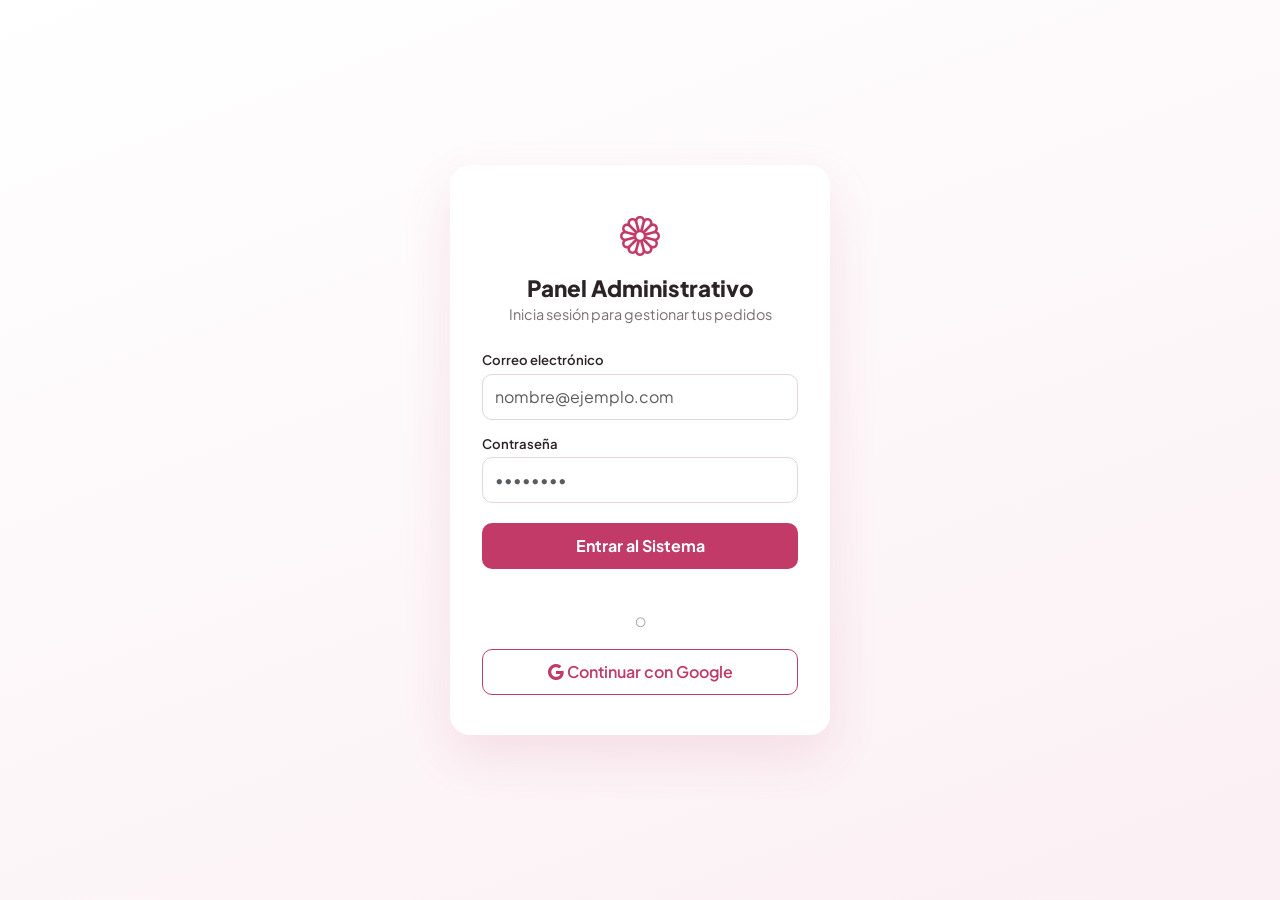
<file: Admin.html>
<!doctype html>
<html lang="es">
<head>
  <meta charset="UTF-8" />
  <meta name="viewport" content="width=device-width, initial-scale=1.0" />
  <title>Panel Administrativo - Florería florería</title>
  <link href="https://cdn.jsdelivr.net/npm/bootstrap@5.3.2/dist/css/bootstrap.min.css" rel="stylesheet" />
  <link rel="stylesheet" href="https://cdn.jsdelivr.net/npm/bootstrap-icons@1.11.1/font/bootstrap-icons.css" />
  <link href="https://fonts.googleapis.com/css2?family=Plus+Jakarta+Sans:wght@400;500;600;700;800&display=swap" rel="stylesheet" />
  <style>
    :root {
      --primary-color: #c23b68;
      --primary-hover: #a12b52;
      --secondary-color: #2b2326;
      --accent-bg: #fbf0f4;
      --soft-bg: #faf7f8;
      --danger: #dc3545;
    }
    * { box-sizing: border-box; }
    body {
      font-family: 'Plus Jakarta Sans', sans-serif;
      background-color: var(--soft-bg);
      margin: 0;
      color: var(--secondary-color);
    }
    .hidden { display: none !important; }

    /* ---------- LOGIN ---------- */
    #loginScreen {
      min-height: 100vh;
      display: flex;
      align-items: center;
      justify-content: center;
      padding: 20px;
      background: linear-gradient(160deg, #fff 0%, var(--accent-bg) 100%);
    }
    .login-card {
      background: #fff;
      border-radius: 20px;
      padding: 40px 32px;
      max-width: 380px;
      width: 100%;
      text-align: center;
      box-shadow: 0 20px 50px rgba(194,59,104,0.12);
    }
    .login-card i.bi-flower1 { font-size: 2.5rem; color: var(--primary-color); }
    .login-card h1 { font-size: 1.4rem; font-weight: 800; margin: 10px 0 2px; }
    .login-card .subtitle { color: #786f73; font-size: 0.9rem; margin-bottom: 24px; }
    .form-group { text-align: left; margin-bottom: 14px; }
    .form-group label { font-size: 0.82rem; font-weight: 600; margin-bottom: 4px; display: block; }
    .form-control, .form-select {
      border-radius: 10px;
      border: 1px solid #e5d5dc;
      padding: 10px 12px;
    }
    .form-control:focus, .form-select:focus {
      border-color: var(--primary-color);
      box-shadow: 0 0 0 3px rgba(194,59,104,0.12);
    }
    .btn-primary {
      background-color: var(--primary-color);
      border: none;
      width: 100%;
      padding: 11px;
      border-radius: 10px;
      font-weight: 700;
      margin-top: 6px;
    }
    .btn-primary:hover { background-color: var(--primary-hover); }
    .btn-outline {
      border: 1px solid var(--primary-color);
      color: var(--primary-color);
      background: transparent;
      border-radius: 10px;
      padding: 10px;
      font-weight: 600;
    }
    .btn-outline:hover { background: var(--accent-bg); }
    .login-divider { margin: 16px 0; color: #b5a5ac; font-size: 0.8rem; }
    .login-error { color: var(--danger); font-size: 0.85rem; margin-top: 10px; min-height: 18px; }

    /* ---------- APP SHELL ---------- */
    .mobile-topbar {
      display: none;
      align-items: center;
      justify-content: space-between;
      background: #fff;
      padding: 14px 18px;
      border-bottom: 1px solid #eee;
      position: sticky;
      top: 0;
      z-index: 20;
    }
    .brand { display: flex; align-items: center; gap: 8px; font-weight: 800; color: var(--primary-color); }
    .brand i { font-size: 1.3rem; }
    .menu-toggle { background: none; border: none; font-size: 1.4rem; color: var(--secondary-color); }

    .sidebar-overlay {
      display: none;
      position: fixed; inset: 0;
      background: rgba(0,0,0,0.4);
      z-index: 29;
    }
    .sidebar-overlay.show { display: block; }

    .sidebar {
      position: fixed;
      top: 0; left: 0; bottom: 0;
      width: 240px;
      background: #fff;
      border-right: 1px solid #eee;
      padding: 24px 16px;
      display: flex;
      flex-direction: column;
      z-index: 30;
    }
    .sidebar nav { display: flex; flex-direction: column; gap: 4px; margin-top: 30px; flex-grow: 1; }
    .nav-btn {
      display: flex; align-items: center; gap: 10px;
      background: none; border: none;
      text-align: left; padding: 11px 14px;
      border-radius: 10px; font-weight: 600;
      color: #786f73; font-size: 0.92rem;
    }
    .nav-btn i { font-size: 1.05rem; }
    .nav-btn:hover { background: var(--accent-bg); color: var(--primary-color); }
    .nav-btn.active { background: var(--primary-color); color: #fff; }
    .sidebar-footer { border-top: 1px solid #eee; padding-top: 16px; }
    .sidebar-user { font-size: 0.78rem; color: #b5a5ac; margin-bottom: 8px; }
    .sidebar-user strong { display: block; color: var(--secondary-color); font-size: 0.9rem; }
    .btn-sm.btn-outline { padding: 7px; font-size: 0.82rem; }

    .main-content { margin-left: 240px; padding: 32px; min-height: 100vh; }
    .page-title { font-weight: 800; font-size: 1.5rem; margin-bottom: 2px; }
    .page-subtitle { color: #786f73; font-size: 0.9rem; margin-bottom: 24px; }

    .panel { display: none; }
    .panel.active { display: block; }

    /* ---------- CARDS / STATS ---------- */
    .stats-row { display: grid; grid-template-columns: repeat(4, 1fr); gap: 16px; margin-bottom: 24px; }
    .stat-card {
      background: #fff; border-radius: 16px; padding: 20px;
      border: 1px solid #f0e2e7;
    }
    .stat-card .stat-icon {
      width: 40px; height: 40px; border-radius: 10px;
      background: var(--accent-bg); color: var(--primary-color);
      display: flex; align-items: center; justify-content: center;
      margin-bottom: 10px; font-size: 1.1rem;
    }
    .stat-card .stat-value { font-size: 1.5rem; font-weight: 800; }
    .stat-card .stat-label { font-size: 0.8rem; color: #786f73; }

    .card-box { background: #fff; border-radius: 16px; padding: 20px; border: 1px solid #f0e2e7; margin-bottom: 20px; }
    .card-box h3 { font-size: 1rem; font-weight: 700; margin-bottom: 14px; }

    .breakdown-row { display: flex; justify-content: space-between; align-items: center; padding: 8px 0; border-bottom: 1px solid #f5eef1; font-size: 0.88rem; }
    .breakdown-row:last-child { border-bottom: none; }
    .badge-pill { background: var(--accent-bg); color: var(--primary-color); padding: 2px 10px; border-radius: 20px; font-weight: 700; font-size: 0.78rem; }

    /* ---------- TABLE ---------- */
    .table-wrap { background: #fff; border-radius: 16px; border: 1px solid #f0e2e7; overflow: hidden; }
    table.data-table { width: 100%; border-collapse: collapse; font-size: 0.86rem; }
    table.data-table th {
      background: var(--soft-bg); text-align: left; padding: 12px 14px;
      font-weight: 700; color: #786f73; font-size: 0.75rem; text-transform: uppercase; letter-spacing: 0.03em;
    }
    table.data-table td { padding: 12px 14px; border-top: 1px solid #f5eef1; vertical-align: middle; }
    table.data-table tr:hover td { background: #fffafb; }

    .status-badge { padding: 4px 10px; border-radius: 20px; font-size: 0.75rem; font-weight: 700; white-space: nowrap; }
    .status-Pendiente { background: #fff3cd; color: #997404; }
    .status-Confirmado { background: #cfe2ff; color: #084298; }
    .status-En.preparación, .status-En-preparación { background: #e0cffc; color: #59359a; }
    .status-En.camino, .status-En-camino { background: #d1f0ff; color: #0a6ea0; }
    .status-Entregado { background: #d4edda; color: #146c43; }
    .status-Cancelado { background: #f8d7da; color: #b02a37; }

    .filters-bar { display: flex; flex-wrap: wrap; gap: 10px; margin-bottom: 16px; }
    .filters-bar .form-control, .filters-bar .form-select { max-width: 220px; font-size: 0.85rem; }

    .icon-btn {
      background: none; border: none; color: #786f73; padding: 5px 7px; border-radius: 6px; font-size: 0.95rem;
    }
    .icon-btn:hover { background: var(--accent-bg); color: var(--primary-color); }
    .icon-btn.danger:hover { background: #fde8ea; color: var(--danger); }

    .empty-state { text-align: center; padding: 50px 20px; color: #b5a5ac; }
    .empty-state i { font-size: 2.2rem; margin-bottom: 10px; display: block; }

    /* ---------- FORM AGENDAR ---------- */
    .form-section-title { font-weight: 700; font-size: 0.9rem; margin: 18px 0 10px; padding-bottom: 6px; border-bottom: 1px solid #f0e2e7; }
    .product-line { display: flex; align-items: center; gap: 8px; margin-bottom: 8px; }
    .product-line select { flex: 2; }
    .product-line input { flex: 1; }
    .btn-add-line { border: 1px dashed var(--primary-color); color: var(--primary-color); background: none; border-radius: 10px; padding: 8px; width: 100%; font-size: 0.85rem; font-weight: 600; }

    /* ---------- MODAL DETALLE ---------- */
    .detail-modal-backdrop {
      display: none; position: fixed; inset: 0; background: rgba(0,0,0,0.45); z-index: 50;
      align-items: center; justify-content: center; padding: 16px;
    }
    .detail-modal-backdrop.show { display: flex; }
    .detail-modal { background: #fff; border-radius: 16px; max-width: 480px; width: 100%; max-height: 90vh; overflow-y: auto; padding: 24px; }
    .detail-modal h4 { font-weight: 800; margin-bottom: 4px; }
    .detail-row { display: flex; justify-content: space-between; padding: 7px 0; border-bottom: 1px solid #f5eef1; font-size: 0.87rem; }
    .detail-row span:first-child { color: #786f73; }
    .detail-row span:last-child { font-weight: 600; text-align: right; }

    /* ---------- TOASTS ---------- */
    #toastContainer { position: fixed; top: 20px; right: 20px; z-index: 60; display: flex; flex-direction: column; gap: 10px; max-width: 320px; }
    .toast-item { background: var(--secondary-color); color: #fff; padding: 12px 16px; border-radius: 12px; font-size: 0.86rem; box-shadow: 0 10px 25px rgba(0,0,0,0.2); animation: slideIn 0.25s ease; }
    .toast-item.error { background: var(--danger); }
    .toast-item.success { background: var(--primary-color); }
    @keyframes slideIn { from { transform: translateY(-16px); opacity: 0; } to { transform: translateY(0); opacity: 1; } }

    @media (max-width: 900px) {
      .stats-row { grid-template-columns: repeat(2, 1fr); }
      .sidebar { transform: translateX(-100%); transition: transform 0.25s ease; }
      .sidebar.open { transform: translateX(0); }
      .main-content { margin-left: 0; padding: 20px 16px; }
      .mobile-topbar { display: flex; }
    }
    @media (max-width: 560px) {
      .stats-row { grid-template-columns: 1fr; }
      .filters-bar .form-control, .filters-bar .form-select { max-width: 100%; flex: 1; }
      table.data-table { font-size: 0.78rem; }
    }
  </style>
</head>
<body>

  <!-- ===================== LOGIN ===================== -->
  <div id="loginScreen">
    <div class="login-card">
      <i class="bi bi-flower1"></i>
      <h1>Panel Administrativo</h1>
      <p class="subtitle">Inicia sesión para gestionar tus pedidos</p>

      <form id="loginForm">
        <div class="form-group">
          <label for="loginEmail">Correo electrónico</label>
          <input type="email" id="loginEmail" class="form-control" placeholder="nombre@ejemplo.com" required autocomplete="username" />
        </div>
        <div class="form-group">
          <label for="loginPassword">Contraseña</label>
          <input type="password" id="loginPassword" class="form-control" placeholder="••••••••" required autocomplete="current-password" />
        </div>
        <button type="submit" id="loginBtn" class="btn btn-primary">
          <span id="loginBtnText">Entrar al Sistema</span>
        </button>
        <div class="login-error" id="loginError"></div>
      </form>

      <div class="login-divider">O</div>
      <button type="button" id="googleRetryBtn" class="btn btn-outline" style="width:100%">
        <i class="bi bi-google"></i> Continuar con Google
      </button>
    </div>
  </div>

  <!-- ===================== APP SHELL ===================== -->
  <div id="appShell" class="hidden">

    <!-- TOPBAR MÓVIL -->
    <header class="mobile-topbar">
      <div class="brand">
        <i class="bi bi-flower1"></i>
        <span>Panel florería</span>
      </div>
      <button class="menu-toggle" id="menuToggle" aria-label="Abrir menú">
        <i class="bi bi-list"></i>
      </button>
    </header>

    <div class="sidebar-overlay" id="sidebarOverlay"></div>

    <!-- SIDEBAR -->
    <aside class="sidebar" id="sidebar">
      <div class="brand">
        <i class="bi bi-flower1"></i>
        <span>Panel florería</span>
      </div>

      <nav>
        <button class="nav-btn active" data-tab="dashboard">
          <i class="bi bi-speedometer2"></i> Dashboard
        </button>
        <button class="nav-btn" data-tab="pedidos">
          <i class="bi bi-bag-check"></i> Pedidos
        </button>
        <button class="nav-btn" data-tab="agendar">
          <i class="bi bi-plus-circle"></i> Agendar Pedido
        </button>
        <button class="nav-btn" data-tab="clientes">
          <i class="bi bi-people"></i> Clientes
        </button>
      </nav>

      <div class="sidebar-footer">
        <div class="sidebar-user">
          Usuario activo
          <strong id="sidebarUserName">—</strong>
        </div>
        <button class="btn btn-outline btn-sm" id="logoutBtn" style="width:100%">
          <i class="bi bi-box-arrow-right"></i> Cerrar sesión
        </button>
      </div>
    </aside>

    <!-- MAIN CONTENT -->
    <main class="main-content">

      <!-- DASHBOARD -->
      <section class="panel active" data-panel="dashboard">
        <h2 class="page-title">Dashboard</h2>
        <p class="page-subtitle">Resumen general de pedidos y ventas</p>

        <div class="stats-row">
          <div class="stat-card">
            <div class="stat-icon"><i class="bi bi-bag-check"></i></div>
            <div class="stat-value" id="statTotal">—</div>
            <div class="stat-label">Pedidos totales</div>
          </div>
          <div class="stat-card">
            <div class="stat-icon"><i class="bi bi-cash-coin"></i></div>
            <div class="stat-value" id="statVentas">—</div>
            <div class="stat-label">Ventas totales</div>
          </div>
          <div class="stat-card">
            <div class="stat-icon"><i class="bi bi-truck"></i></div>
            <div class="stat-value" id="statEntregasHoy">—</div>
            <div class="stat-label">Entregas hoy</div>
          </div>
          <div class="stat-card">
            <div class="stat-icon"><i class="bi bi-calendar-week"></i></div>
            <div class="stat-value" id="statVentasSemana">—</div>
            <div class="stat-label">Ventas esta semana</div>
          </div>
        </div>

        <div class="row g-3">
          <div class="col-md-6">
            <div class="card-box">
              <h3>Por estatus</h3>
              <div id="breakdownEstado"></div>
            </div>
          </div>
          <div class="col-md-6">
            <div class="card-box">
              <h3>Por modalidad de entrega</h3>
              <div id="breakdownTipo"></div>
            </div>
          </div>
        </div>

        <div class="card-box">
          <h3>Respaldo de la base de datos</h3>
          <p class="text-muted small mb-2" id="backupInfo">Cargando información de respaldo…</p>
          <button class="btn btn-outline btn-sm" id="btnForzarRespaldo">
            <i class="bi bi-cloud-download"></i> Generar respaldo ahora
          </button>
        </div>
      </section>

      <!-- PEDIDOS -->
      <section class="panel" data-panel="pedidos">
        <h2 class="page-title">Pedidos</h2>
        <p class="page-subtitle">Consulta, filtra y actualiza el estatus de cada pedido</p>

        <div class="filters-bar">
          <input type="text" class="form-control" id="filtroBusqueda" placeholder="Buscar cliente o teléfono…" />
          <select class="form-select" id="filtroEstado">
            <option value="all">Todos los estatus</option>
          </select>
          <input type="date" class="form-control" id="filtroFechaDesde" title="Entrega desde" />
          <input type="date" class="form-control" id="filtroFechaHasta" title="Entrega hasta" />
          <button class="btn btn-outline btn-sm" id="btnLimpiarFiltros">Limpiar</button>
        </div>

        <div class="table-wrap">
          <div style="overflow-x:auto">
            <table class="data-table">
              <thead>
                <tr>
                  <th>Cliente</th>
                  <th>Entrega</th>
                  <th>Modalidad</th>
                  <th>Total</th>
                  <th>Estatus</th>
                  <th></th>
                </tr>
              </thead>
              <tbody id="pedidosTableBody"></tbody>
            </table>
          </div>
          <div class="empty-state hidden" id="pedidosEmptyState">
            <i class="bi bi-inbox"></i>
            No hay pedidos que coincidan con los filtros.
          </div>
        </div>
      </section>

      <!-- AGENDAR PEDIDO -->
      <section class="panel" data-panel="agendar">
        <h2 class="page-title">Agendar pedido</h2>
        <p class="page-subtitle">Registra un pedido tomado por teléfono o en tienda</p>

        <div class="card-box" style="max-width:640px">
          <form id="agendarForm">
            <div class="form-section-title">Datos del cliente</div>
            <div class="row g-3">
              <div class="col-md-6">
                <label class="form-label small fw-bold">Nombre completo *</label>
                <input type="text" class="form-control" id="agCliente" required />
              </div>
              <div class="col-md-6">
                <label class="form-label small fw-bold">Teléfono *</label>
                <input type="tel" class="form-control" id="agTelefono" placeholder="10 dígitos" required />
              </div>
            </div>

            <div class="form-section-title">Productos</div>
            <div id="agProductLines"></div>
            <button type="button" class="btn-add-line" id="btnAddProductLine">
              <i class="bi bi-plus-lg"></i> Agregar producto
            </button>

            <div class="form-section-title">Modalidad y pago</div>
            <div class="row g-3">
              <div class="col-md-6">
                <label class="form-label small fw-bold">Tipo de entrega *</label>
                <select class="form-select" id="agTipoEntrega" required>
                  <option value="envio">Envío a domicilio</option>
                  <option value="tienda">Recoger en tienda</option>
                </select>
              </div>
              <div class="col-md-6">
                <label class="form-label small fw-bold">Método de pago *</label>
                <select class="form-select" id="agMetodoPago" required>
                  <option value="Transferencia Bancaria">Transferencia Bancaria</option>
                  <option value="Efectivo">Efectivo</option>
                </select>
              </div>
            </div>

            <div id="agEnvioFields">
              <div class="row g-3 mt-1">
                <div class="col-md-6">
                  <label class="form-label small fw-bold">Nombre de quien recibe</label>
                  <input type="text" class="form-control" id="agDestinatario" />
                </div>
                <div class="col-md-6">
                  <label class="form-label small fw-bold">Teléfono de quien recibe</label>
                  <input type="tel" class="form-control" id="agTelefonoDestinatario" />
                </div>
                <div class="col-12">
                  <label class="form-label small fw-bold">Dirección</label>
                  <input type="text" class="form-control" id="agDireccion" />
                </div>
                <div class="col-12">
                  <label class="form-label small fw-bold">Referencias</label>
                  <input type="text" class="form-control" id="agReferencias" />
                </div>
              </div>
            </div>

            <div class="form-section-title">Entrega y dedicatoria</div>
            <div class="row g-3">
              <div class="col-md-6">
                <label class="form-label small fw-bold">Fecha de entrega *</label>
                <input type="date" class="form-control" id="agFecha" required />
              </div>
              <div class="col-md-6">
                <label class="form-label small fw-bold">Hora de entrega *</label>
                <input type="time" class="form-control" id="agHora" required />
              </div>
              <div class="col-12">
                <label class="form-label small fw-bold">Dedicatoria</label>
                <textarea class="form-control" id="agDedicatoria" rows="2"></textarea>
              </div>
            </div>

            <div class="d-flex justify-content-between align-items-center mt-4">
              <div class="fw-bold">Total: <span id="agTotalPreview" class="text-brand">$0 MXN</span></div>
              <button type="submit" class="btn btn-primary" style="width:auto" id="agSubmitBtn">
                <i class="bi bi-check-circle"></i> Registrar pedido
              </button>
            </div>
          </form>
        </div>
      </section>

      <!-- CLIENTES -->
      <section class="panel" data-panel="clientes">
        <h2 class="page-title">Directorio de Clientes</h2>
        <p class="page-subtitle">Clientes derivados del historial de pedidos</p>

        <div class="table-wrap">
          <div style="overflow-x:auto">
            <table class="data-table">
              <thead>
                <tr>
                  <th>Nombre</th>
                  <th>Teléfono</th>
                  <th>Pedidos</th>
                  <th>Total gastado</th>
                  <th>Puntos</th>
                  <th>Último pedido</th>
                </tr>
              </thead>
              <tbody id="clientesTableBody"></tbody>
            </table>
          </div>
          <div class="empty-state hidden" id="clientesEmptyState">
            <i class="bi bi-people"></i>
            Aún no hay clientes registrados.
          </div>
        </div>
      </section>

    </main>
  </div>

  <!-- MODAL DETALLE DE PEDIDO -->
  <div class="detail-modal-backdrop" id="detailModalBackdrop">
    <div class="detail-modal">
      <h4 id="detailCliente">—</h4>
      <p class="text-muted small mb-3" id="detailUuid"></p>

      <div id="detailBody"></div>

      <div class="form-group mt-3">
        <label class="small fw-bold">Cambiar estatus</label>
        <select class="form-select" id="detailEstadoSelect"></select>
      </div>

      <div class="d-flex gap-2 mt-3">
        <button class="btn btn-primary" id="btnGuardarEstado" style="flex:1">Guardar estatus</button>
        <button class="btn btn-outline" id="btnExportarPDF"><i class="bi bi-file-earmark-pdf"></i></button>
        <button class="btn btn-outline" id="btnCerrarDetalle" style="color:#786f73;border-color:#e5d5dc"><i class="bi bi-x-lg"></i></button>
      </div>
    </div>
  </div>

  <div id="toastContainer"></div>

  <script>
    /* ==========================================================================
       ESTADO GLOBAL
       ========================================================================== */
    let sessionToken = null;
    let currentUser = null;
    const ESTADOS = ['Pendiente', 'Confirmado', 'En preparación', 'En camino', 'Entregado', 'Cancelado'];
    let pedidosCache = [];
    let selectedUuid = null;

    // Catálogo simplificado para el formulario de agendar (reflejo de catalog.js del sitio público)
    // Si agregas/quitas productos en catalog.js, actualiza también esta lista.
    const PRODUCTOS_RAPIDOS = [
      { id: 'manual', name: 'Producto personalizado / a cotizar', price: 0 }
    ];

    /* ==========================================================================
       UTILIDADES
       ========================================================================== */
    function showToast(message, type) {
      const container = document.getElementById('toastContainer');
      const el = document.createElement('div');
      el.className = 'toast-item ' + (type || '');
      el.innerText = message;
      container.appendChild(el);
      setTimeout(() => el.remove(), 4500);
    }

    function money(n) {
      return '$' + (Number(n) || 0).toLocaleString('es-MX') + ' MXN';
    }

    // Normaliza un teléfono mexicano a formato E.164 (52XXXXXXXXXX) y arma el link de WhatsApp
    function whatsappLink(telefono) {
      let digits = String(telefono || '').replace(/\D/g, '');
      if (digits.length === 10) digits = '52' + digits;          // 10 dígitos -> agrega lada país
      else if (digits.length === 12 && digits.startsWith('521')) digits = '52' + digits.slice(3); // corrige formato viejo 521
      return 'https://wa.me/' + digits;
    }

    function gasCall(fnName, ...args) {
      return new Promise((resolve, reject) => {
        google.script.run
          .withSuccessHandler(resolve)
          .withFailureHandler((err) => reject(err))
          [fnName](...args);
      });
    }

    /* ==========================================================================
       LOGIN
       ========================================================================== */
    document.getElementById('loginForm').addEventListener('submit', async (e) => {
      e.preventDefault();
      const email = document.getElementById('loginEmail').value.trim();
      const password = document.getElementById('loginPassword').value;
      const btn = document.getElementById('loginBtn');
      const btnText = document.getElementById('loginBtnText');
      const errorEl = document.getElementById('loginError');

      errorEl.innerText = '';
      btn.disabled = true;
      btnText.innerText = 'Entrando…';

      try {
        const res = await gasCall('loginWithPassword', email, password);
        sessionToken = res.token;
        currentUser = res;
        onLoginSuccess();
      } catch (err) {
        errorEl.innerText = (err && err.message) || 'Correo o contraseña incorrectos';
      } finally {
        btn.disabled = false;
        btnText.innerText = 'Entrar al Sistema';
      }
    });

    document.getElementById('googleRetryBtn').addEventListener('click', checkGoogleAutoLogin);

    async function checkGoogleAutoLogin() {
      try {
        const res = await gasCall('checkGoogleSession');
        if (res.authenticated) {
          sessionToken = res.token;
          currentUser = res;
          onLoginSuccess();
        }
      } catch (err) { /* silencioso: se queda en pantalla de login */ }
    }

    function onLoginSuccess() {
      document.getElementById('loginScreen').classList.add('hidden');
      document.getElementById('appShell').classList.remove('hidden');
      document.getElementById('sidebarUserName').innerText = currentUser.nombre || currentUser.email;
      initApp();
    }

    document.getElementById('logoutBtn').addEventListener('click', async () => {
      await gasCall('logout', sessionToken);
      sessionToken = null;
      currentUser = null;
      document.getElementById('appShell').classList.add('hidden');
      document.getElementById('loginScreen').classList.remove('hidden');
    });

    /* ==========================================================================
       NAVEGACIÓN
       ========================================================================== */
    function initApp() {
      document.querySelectorAll('.nav-btn').forEach((btn) => {
        btn.addEventListener('click', () => switchTab(btn.getAttribute('data-tab')));
      });

      document.getElementById('menuToggle').addEventListener('click', () => {
        document.getElementById('sidebar').classList.toggle('open');
        document.getElementById('sidebarOverlay').classList.toggle('show');
      });
      document.getElementById('sidebarOverlay').addEventListener('click', () => {
        document.getElementById('sidebar').classList.remove('open');
        document.getElementById('sidebarOverlay').classList.remove('show');
      });

      populateEstadoSelects();
      setupPedidosFilters();
      setupAgendarForm();
      setupDetailModal();

      loadDashboard();
      loadPedidos();

      // Si el panel se abrió con un enlace tipo #pedidos (p. ej. desde el correo
      // de notificación de nuevo pedido), abre esa pestaña directamente.
      const tabsValidos = ['dashboard', 'pedidos', 'agendar', 'clientes'];
      const tabInicial = (window.location.hash || '').replace('#', '');
      if (tabsValidos.includes(tabInicial)) switchTab(tabInicial);

      window.addEventListener('hashchange', () => {
        const tab = (window.location.hash || '').replace('#', '');
        if (tabsValidos.includes(tab)) switchTab(tab);
      });
    }

    function switchTab(tab) {
      document.querySelectorAll('.nav-btn').forEach((b) => b.classList.toggle('active', b.getAttribute('data-tab') === tab));
      document.querySelectorAll('.panel').forEach((p) => p.classList.toggle('active', p.getAttribute('data-panel') === tab));
      document.getElementById('sidebar').classList.remove('open');
      document.getElementById('sidebarOverlay').classList.remove('show');
      if (window.location.hash !== '#' + tab) window.location.hash = tab;

      if (tab === 'dashboard') loadDashboard();
      if (tab === 'pedidos') loadPedidos();
      if (tab === 'clientes') loadClientes();
    }

    function populateEstadoSelects() {
      const filtroEstado = document.getElementById('filtroEstado');
      const detailEstado = document.getElementById('detailEstadoSelect');
      ESTADOS.forEach((estado) => {
        filtroEstado.innerHTML += `<option value="${estado}">${estado}</option>`;
        detailEstado.innerHTML += `<option value="${estado}">${estado}</option>`;
      });
    }

    /* ==========================================================================
       DASHBOARD
       ========================================================================== */
    async function loadDashboard() {
      try {
        const data = await gasCall('adminGetDashboard', sessionToken);
        document.getElementById('statTotal').innerText = data.total;
        document.getElementById('statVentas').innerText = money(data.ventasTotales);
        document.getElementById('statEntregasHoy').innerText = data.entregasHoy;
        document.getElementById('statVentasSemana').innerText = money(data.ventasSemana);

        const estadoEl = document.getElementById('breakdownEstado');
        estadoEl.innerHTML = Object.keys(data.porEstado).length
          ? Object.entries(data.porEstado).map(([k, v]) => `
              <div class="breakdown-row"><span>${k}</span><span class="badge-pill">${v}</span></div>
            `).join('')
          : '<p class="text-muted small mb-0">Sin datos aún.</p>';

        const tipoEl = document.getElementById('breakdownTipo');
        const tipoLabels = { envio: 'Envío a domicilio', tienda: 'Recoger en tienda' };
        tipoEl.innerHTML = Object.keys(data.porTipoEntrega).length
          ? Object.entries(data.porTipoEntrega).map(([k, v]) => `
              <div class="breakdown-row"><span>${tipoLabels[k] || k}</span><span class="badge-pill">${v}</span></div>
            `).join('')
          : '<p class="text-muted small mb-0">Sin datos aún.</p>';

        loadBackupInfo();
      } catch (err) {
        showToast('Error al cargar el dashboard: ' + err.message, 'error');
      }
    }

    async function loadBackupInfo() {
      try {
        const info = await gasCall('adminGetBackupInfo', sessionToken);
        const el = document.getElementById('backupInfo');
        el.innerHTML = info.lastBackupDate
          ? `Último respaldo: ${new Date(info.lastBackupDate).toLocaleString('es-MX')} — <a href="${info.lastBackupUrl}" target="_blank">ver en Drive</a>`
          : 'Aún no se ha generado ningún respaldo.';
      } catch (err) { /* silencioso */ }
    }

    document.getElementById('btnForzarRespaldo').addEventListener('click', async (e) => {
      const btn = e.currentTarget;
      btn.disabled = true;
      btn.innerHTML = '<i class="bi bi-arrow-repeat"></i> Generando…';
      try {
        await gasCall('adminForzarRespaldo', sessionToken);
        showToast('Respaldo generado correctamente', 'success');
        loadBackupInfo();
      } catch (err) {
        showToast('Error al generar respaldo: ' + err.message, 'error');
      } finally {
        btn.disabled = false;
        btn.innerHTML = '<i class="bi bi-cloud-download"></i> Generar respaldo ahora';
      }
    });

    /* ==========================================================================
       PEDIDOS
       ========================================================================== */
    function setupPedidosFilters() {
      let debounceTimer;
      const debouncedLoad = () => {
        clearTimeout(debounceTimer);
        debounceTimer = setTimeout(loadPedidos, 300);
      };
      document.getElementById('filtroBusqueda').addEventListener('input', debouncedLoad);
      document.getElementById('filtroEstado').addEventListener('change', loadPedidos);
      document.getElementById('filtroFechaDesde').addEventListener('change', loadPedidos);
      document.getElementById('filtroFechaHasta').addEventListener('change', loadPedidos);
      document.getElementById('btnLimpiarFiltros').addEventListener('click', () => {
        document.getElementById('filtroBusqueda').value = '';
        document.getElementById('filtroEstado').value = 'all';
        document.getElementById('filtroFechaDesde').value = '';
        document.getElementById('filtroFechaHasta').value = '';
        loadPedidos();
      });
    }

    async function loadPedidos() {
      const filtros = {
        busqueda: document.getElementById('filtroBusqueda').value.trim(),
        estado: document.getElementById('filtroEstado').value,
        fechaDesde: document.getElementById('filtroFechaDesde').value,
        fechaHasta: document.getElementById('filtroFechaHasta').value
      };

      try {
        const pedidos = await gasCall('adminGetPedidos', sessionToken, filtros);
        pedidosCache = pedidos;
        renderPedidosTable(pedidos);
      } catch (err) {
        showToast('Error al cargar pedidos: ' + err.message, 'error');
      }
    }

    function renderPedidosTable(pedidos) {
      const body = document.getElementById('pedidosTableBody');
      const emptyState = document.getElementById('pedidosEmptyState');

      emptyState.classList.toggle('hidden', pedidos.length !== 0);

      body.innerHTML = pedidos.map((p) => `
        <tr>
          <td>
            <strong>${p.cliente}</strong><br>
            <a href="${whatsappLink(p.telefono)}" target="_blank" rel="noopener" class="text-muted small" style="text-decoration:none;" title="Abrir chat de WhatsApp" onclick="event.stopPropagation()">
              <i class="bi bi-whatsapp" style="color:#25D366;"></i> ${p.telefono}
            </a>
          </td>
          <td>${p.fechaEntrega}<br><span class="text-muted small">${p.horaEntrega} hrs</span></td>
          <td>${p.tipoEntrega === 'tienda' ? 'Recoger' : 'Envío'}</td>
          <td>${money(p.total)}</td>
          <td><span class="status-badge status-${p.estado.replace(/\\s/g, '-')}">${p.estado}</span></td>
          <td>
            <button class="icon-btn" onclick="openDetailModal('${p.uuid}')" title="Ver detalle"><i class="bi bi-eye"></i></button>
          </td>
        </tr>
      `).join('');
    }

    /* ==========================================================================
       MODAL DE DETALLE
       ========================================================================== */
    function setupDetailModal() {
      document.getElementById('btnCerrarDetalle').addEventListener('click', closeDetailModal);
      document.getElementById('detailModalBackdrop').addEventListener('click', (e) => {
        if (e.target.id === 'detailModalBackdrop') closeDetailModal();
      });
      document.getElementById('btnGuardarEstado').addEventListener('click', guardarEstadoPedido);
      document.getElementById('btnExportarPDF').addEventListener('click', exportarPedidoPDF);
    }

    function openDetailModal(uuid) {
      const p = pedidosCache.find((x) => x.uuid === uuid);
      if (!p) return;
      selectedUuid = uuid;

      document.getElementById('detailCliente').innerText = p.cliente;
      document.getElementById('detailUuid').innerHTML = `<a href="${whatsappLink(p.telefono)}" target="_blank" rel="noopener" style="text-decoration:none;"><i class="bi bi-whatsapp" style="color:#25D366;"></i> ${p.telefono}</a>`;
      document.getElementById('detailEstadoSelect').value = p.estado;

      const productosHtml = p.productos.map((prod) => `
        <div class="detail-row"><span>${prod.quantity}x ${prod.name}</span><span>${money(prod.price * prod.quantity)}</span></div>
      `).join('');

      document.getElementById('detailBody').innerHTML = `
        ${productosHtml}
        <div class="detail-row"><span>Total</span><span>${money(p.total)}</span></div>
        <div class="detail-row"><span>Puntos generados</span><span>+${p.puntos}</span></div>
        <div class="detail-row"><span>Modalidad</span><span>${p.tipoEntrega === 'tienda' ? 'Recoger en tienda' : 'Envío a domicilio'}</span></div>
        ${p.tipoEntrega === 'envio' ? `
          <div class="detail-row"><span>Destinatario</span><span>${p.destinatario} (<a href="${whatsappLink(p.telefonoDestinatario)}" target="_blank" rel="noopener" style="text-decoration:none;"><i class="bi bi-whatsapp" style="color:#25D366;"></i> ${p.telefonoDestinatario}</a>)</span></div>
          <div class="detail-row"><span>Dirección</span><span>${p.direccion}</span></div>
        ` : ''}
        <div class="detail-row"><span>Método de pago</span><span>${p.metodoPago}</span></div>
        <div class="detail-row"><span>Fecha / Hora entrega</span><span>${p.fechaEntrega} ${p.horaEntrega}</span></div>
        <div class="detail-row"><span>Dedicatoria</span><span>${p.dedicatoria || '—'}</span></div>
      `;

      document.getElementById('detailModalBackdrop').classList.add('show');
    }

    function closeDetailModal() {
      document.getElementById('detailModalBackdrop').classList.remove('show');
      selectedUuid = null;
    }

    async function guardarEstadoPedido() {
      if (!selectedUuid) return;
      const nuevoEstado = document.getElementById('detailEstadoSelect').value;
      const btn = document.getElementById('btnGuardarEstado');
      btn.disabled = true;

      try {
        await gasCall('adminActualizarEstadoPedido', sessionToken, selectedUuid, nuevoEstado);
        showToast('Estatus actualizado', 'success');
        closeDetailModal();
        loadPedidos();
        loadDashboard();
      } catch (err) {
        showToast('Error al actualizar: ' + err.message, 'error');
      } finally {
        btn.disabled = false;
      }
    }

    async function exportarPedidoPDF() {
      if (!selectedUuid) return;
      const btn = document.getElementById('btnExportarPDF');
      btn.disabled = true;
      try {
        const pdf = await gasCall('adminExportPedidoPDF', sessionToken, selectedUuid);
        const link = document.createElement('a');
        link.href = 'data:' + pdf.mimeType + ';base64,' + pdf.base64;
        link.download = pdf.filename;
        link.click();
      } catch (err) {
        showToast('Error al generar PDF: ' + err.message, 'error');
      } finally {
        btn.disabled = false;
      }
    }

    /* ==========================================================================
       AGENDAR PEDIDO (manual)
       ========================================================================== */
    let productLineCount = 0;

    function setupAgendarForm() {
      document.getElementById('agTipoEntrega').addEventListener('change', toggleAgEnvioFields);
      addProductLine();
      document.getElementById('btnAddProductLine').addEventListener('click', addProductLine);
      document.getElementById('agendarForm').addEventListener('submit', submitAgendarForm);
      toggleAgEnvioFields();
    }

    function toggleAgEnvioFields() {
      const tipo = document.getElementById('agTipoEntrega').value;
      document.getElementById('agEnvioFields').style.display = tipo === 'envio' ? 'block' : 'none';
    }

    function addProductLine() {
      productLineCount += 1;
      const id = 'line' + productLineCount;
      const container = document.getElementById('agProductLines');
      const line = document.createElement('div');
      line.className = 'product-line';
      line.id = id;
      line.innerHTML = `
        <input type="text" class="form-control" placeholder="Nombre del producto" data-role="name">
        <input type="number" class="form-control" placeholder="Precio" min="0" data-role="price" oninput="updateAgTotalPreview()">
        <input type="number" class="form-control" placeholder="Cant." min="1" value="1" style="max-width:70px" data-role="qty" oninput="updateAgTotalPreview()">
        <button type="button" class="icon-btn danger" onclick="removeProductLine('${id}')"><i class="bi bi-trash"></i></button>
      `;
      container.appendChild(line);
    }

    function removeProductLine(id) {
      const el = document.getElementById(id);
      if (el) el.remove();
      updateAgTotalPreview();
    }

    function readProductLines() {
      const lines = document.querySelectorAll('#agProductLines .product-line');
      const productos = [];
      lines.forEach((line) => {
        const name = line.querySelector('[data-role="name"]').value.trim();
        const price = Number(line.querySelector('[data-role="price"]').value) || 0;
        const qty = Number(line.querySelector('[data-role="qty"]').value) || 1;
        if (name && price > 0) {
          productos.push({ id: 'manual', name, price, quantity: qty });
        }
      });
      return productos;
    }

    function updateAgTotalPreview() {
      const productos = readProductLines();
      const total = productos.reduce((acc, p) => acc + p.price * p.quantity, 0);
      document.getElementById('agTotalPreview').innerText = money(total);
    }

    async function submitAgendarForm(e) {
      e.preventDefault();
      const btn = document.getElementById('agSubmitBtn');

      const productos = readProductLines();
      if (productos.length === 0) {
        showToast('Agrega al menos un producto con nombre y precio', 'error');
        return;
      }

      const total = productos.reduce((acc, p) => acc + p.price * p.quantity, 0);
      const tipoEntrega = document.getElementById('agTipoEntrega').value;

      const data = {
        cliente: document.getElementById('agCliente').value.trim(),
        telefono: document.getElementById('agTelefono').value.trim(),
        tipoEntrega: tipoEntrega,
        destinatario: document.getElementById('agDestinatario').value.trim(),
        telefonoDestinatario: document.getElementById('agTelefonoDestinatario').value.trim(),
        direccion: document.getElementById('agDireccion').value.trim(),
        referencias: document.getElementById('agReferencias').value.trim(),
        metodoPago: document.getElementById('agMetodoPago').value,
        fechaEntrega: document.getElementById('agFecha').value,
        horaEntrega: document.getElementById('agHora').value,
        dedicatoria: document.getElementById('agDedicatoria').value.trim(),
        productos: productos,
        total: total
      };

      btn.disabled = true;
      btn.innerHTML = '<i class="bi bi-arrow-repeat"></i> Registrando…';

      try {
        await gasCall('adminCrearPedidoManual', sessionToken, data);
        showToast('Pedido registrado correctamente', 'success');
        document.getElementById('agendarForm').reset();
        document.getElementById('agProductLines').innerHTML = '';
        productLineCount = 0;
        addProductLine();
        toggleAgEnvioFields();
        updateAgTotalPreview();
        switchTab('pedidos');
      } catch (err) {
        showToast('Error al registrar pedido: ' + err.message, 'error');
      } finally {
        btn.disabled = false;
        btn.innerHTML = '<i class="bi bi-check-circle"></i> Registrar pedido';
      }
    }

    /* ==========================================================================
       CLIENTES
       ========================================================================== */
    async function loadClientes() {
      try {
        const clientes = await gasCall('adminGetClientes', sessionToken);
        const body = document.getElementById('clientesTableBody');
        const emptyState = document.getElementById('clientesEmptyState');

        emptyState.classList.toggle('hidden', clientes.length !== 0);

        body.innerHTML = clientes.map((c) => `
          <tr>
            <td>${c.nombre}</td>
            <td>${c.telefono}</td>
            <td>${c.pedidos}</td>
            <td>${money(c.totalGastado)}</td>
            <td>${c.puntosAcumulados}</td>
            <td>${c.ultimoPedido}</td>
          </tr>
        `).join('');
      } catch (err) {
        showToast('Error al cargar clientes: ' + err.message, 'error');
      }
    }

    /* ==========================================================================
       ARRANQUE
       ========================================================================== */
    checkGoogleAutoLogin();
  </script>
</body>
</html>
</file>
